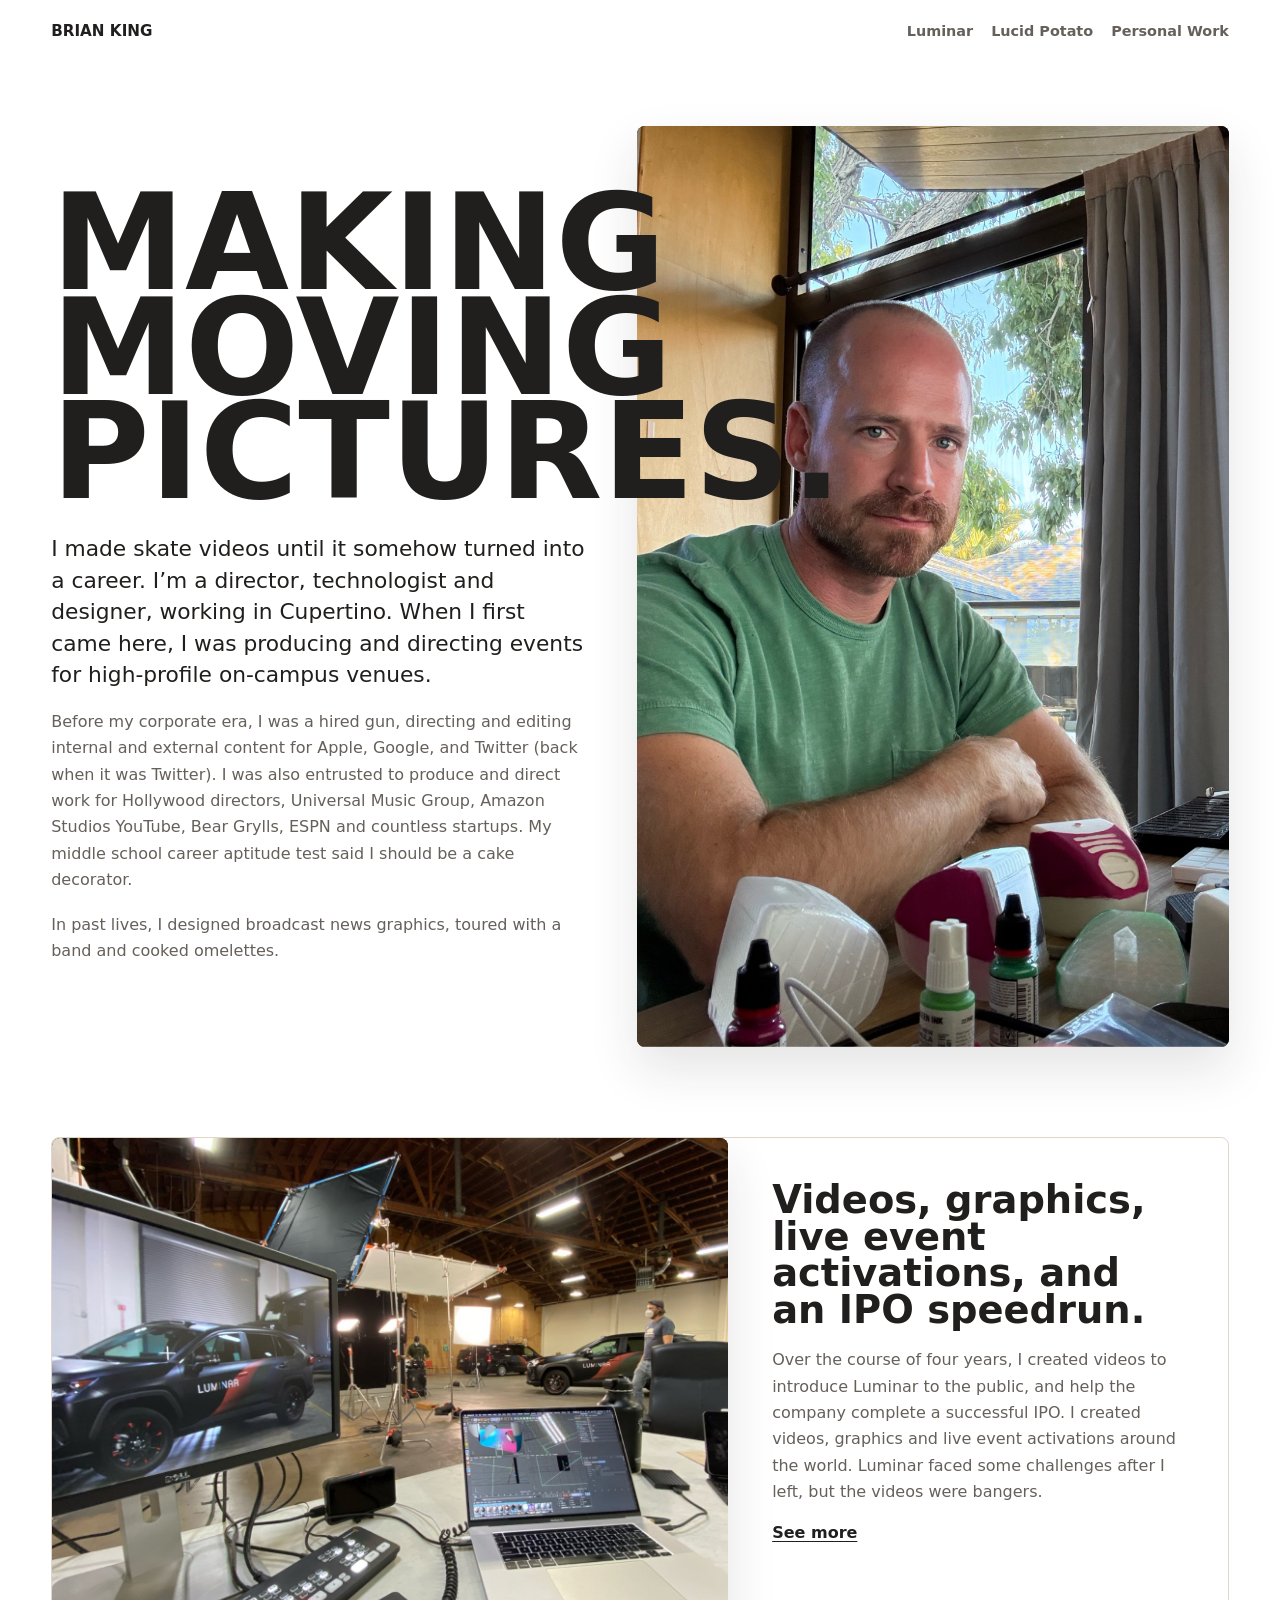
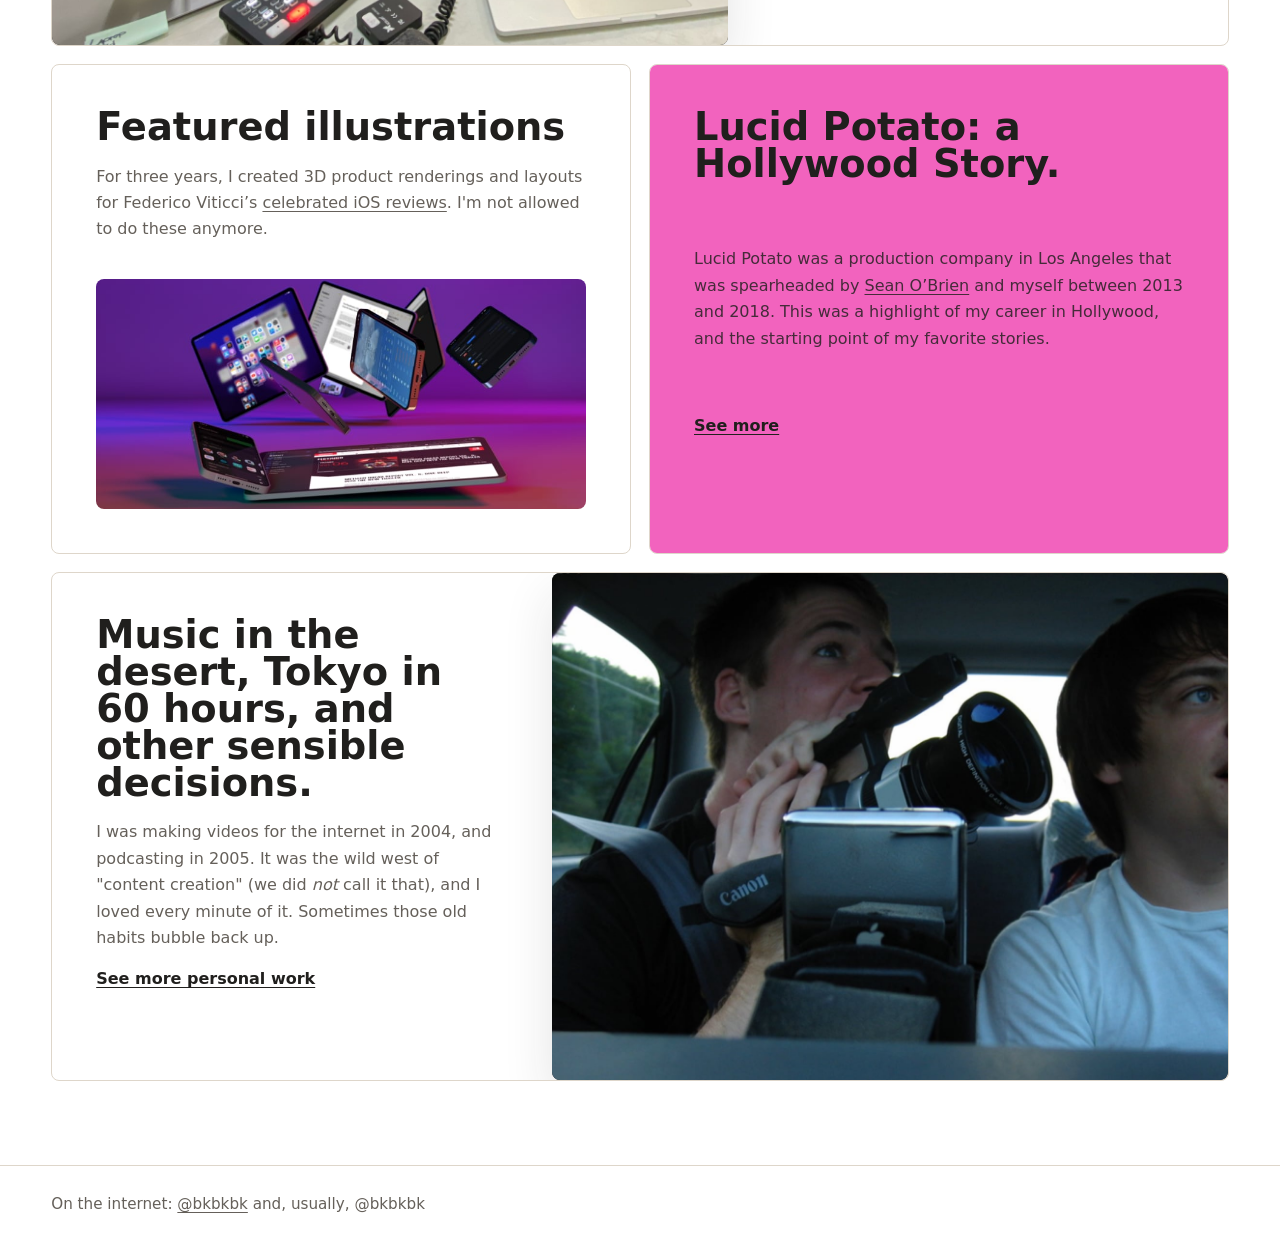
<file: index.html>
<!doctype html>
<html lang="en">
  <head>
    <meta charset="utf-8">
    <meta name="viewport" content="width=device-width, initial-scale=1">
    <title>Brian King | Making Moving Pictures</title>
    <meta name="description" content="Brian King makes moving pictures for fun and/or profit.">
    <link rel="canonical" href="https://brianking.org/">
    <meta property="og:title" content="Brian King | Making Moving Pictures">
    <meta property="og:description" content="Brian King makes moving pictures for fun and/or profit.">
    <meta property="og:type" content="website">
    <meta property="og:url" content="https://brianking.org/">
    <meta property="og:site_name" content="Brian King">
    <meta property="og:image" content="https://brianking.org/assets/social-home.jpg">
    <meta property="og:image:secure_url" content="https://brianking.org/assets/social-home.jpg">
    <meta property="og:image:type" content="image/jpeg">
    <meta property="og:image:width" content="1200">
    <meta property="og:image:height" content="630">
    <meta property="og:image:alt" content="Brian King sitting by a window with creative tools on a table.">
    <meta name="twitter:card" content="summary_large_image">
    <meta name="twitter:title" content="Brian King | Making Moving Pictures">
    <meta name="twitter:description" content="Brian King makes moving pictures for fun and/or profit.">
    <meta name="twitter:image" content="https://brianking.org/assets/social-home.jpg">
    <meta name="twitter:image:alt" content="Brian King sitting by a window with creative tools on a table.">
    <link rel="stylesheet" href="/styles.css?v=6">
  </head>
  <body>
    <header class="site-header">
      <a class="wordmark" href="/">Brian King</a>
      <nav aria-label="Primary navigation">
        <a href="/luminar/">Luminar</a>
        <a href="/lucid-potato/">Lucid Potato</a>
        <a href="/personal-work/">Personal Work</a>
      </nav>
    </header>

    <main>
      <section class="hero">
        <div class="hero-copy">
          <h1>Making moving pictures.</h1>
          <p class="lede">I made skate videos until it somehow turned into a career. I’m a director, technologist and designer, working in Cupertino. When I first came here, I was producing and directing events for high-profile on-campus venues.</p>
          <p>Before my corporate era, I was a hired gun, directing and editing internal and external content for Apple, Google, and Twitter (back when it was Twitter). I was also entrusted to produce and direct work for Hollywood directors, Universal Music Group, Amazon Studios YouTube, Bear Grylls, ESPN and countless startups. My middle school career aptitude test said I should be a cake decorator.</p>
          <p>In past lives, I designed broadcast news graphics, toured with a band and cooked omelettes.</p>
        </div>
        <div class="hero-media">
          <img class="hero-image" src="/assets/bkhero.jpg" alt="Brian King sitting near a window with small creative tools in the foreground">
        </div>
      </section>

      <section class="work-grid" aria-label="Selected work">
        <article class="work-card feature">
          <a class="media-link" href="/luminar/">
            <img src="/assets/luminar_hero.jpg" alt="Behind the scenes of a Luminar video shoot with cars, lights, monitors, and a laptop">
          </a>
          <div>
            <h2>Videos, graphics, live event activations, and an IPO speedrun.</h2>
            <p>Over the course of four years, I created videos to introduce Luminar to the public, and help the company complete a successful IPO. I created videos, graphics and live event activations around the world. Luminar faced some challenges after I left, but the videos were bangers.</p>
            <a class="text-link" href="/luminar/">See more</a>
          </div>
        </article>

        <article class="work-card">
          <div class="text-only-card macstories-card">
            <div>
              <h2>Featured illustrations</h2>
              <p>For three years, I created 3D product renderings and layouts for Federico Viticci’s <a href="https://www.macstories.net/stories/ios-and-ipados-15-the-macstories-review/">celebrated iOS reviews</a>. I'm not allowed to do these anymore.</p>
            </div>
            <img class="wide-card-image" src="/assets/macstories_thumb.jpg" alt="MacStories 3D iPad and iPhone render montage">
          </div>
        </article>

        <article class="work-card">
          <div class="text-only-card accent">
            <h2>Lucid Potato: a Hollywood Story.</h2>
            <p>Lucid Potato was a production company in Los Angeles that was spearheaded by <a href="https://www.seanmobrien.com">Sean O’Brien</a> and myself between 2013 and 2018. This was a highlight of my career in Hollywood, and the starting point of my favorite stories.</p>
            <a class="text-link" href="/lucid-potato/">See more</a>
          </div>
        </article>

        <article class="work-card feature reverse">
          <a class="media-link" href="/personal-work/">
            <img src="/assets/personal_hero.jpg" alt="Two people in a car with a Canon camcorder during an early video shoot">
          </a>
          <div>
            <h2>Music in the desert, Tokyo in 60 hours, and other sensible decisions.</h2>
            <p>I was making videos for the internet in 2004, and podcasting in 2005. It was the wild west of &quot;content creation&quot; (we did <i>not</i> call it that), and I loved every minute of it. Sometimes those old habits bubble back up.</p>
            <a class="text-link" href="/personal-work/">See more personal work</a>
          </div>
        </article>
      </section>
    </main>

    <footer class="site-footer">
      <p>On the internet: <a href="https://instagram.com/bkbkbk">@bkbkbk</a> and, usually, @bkbkbk</p>
    </footer>
  </body>
</html>
</file>
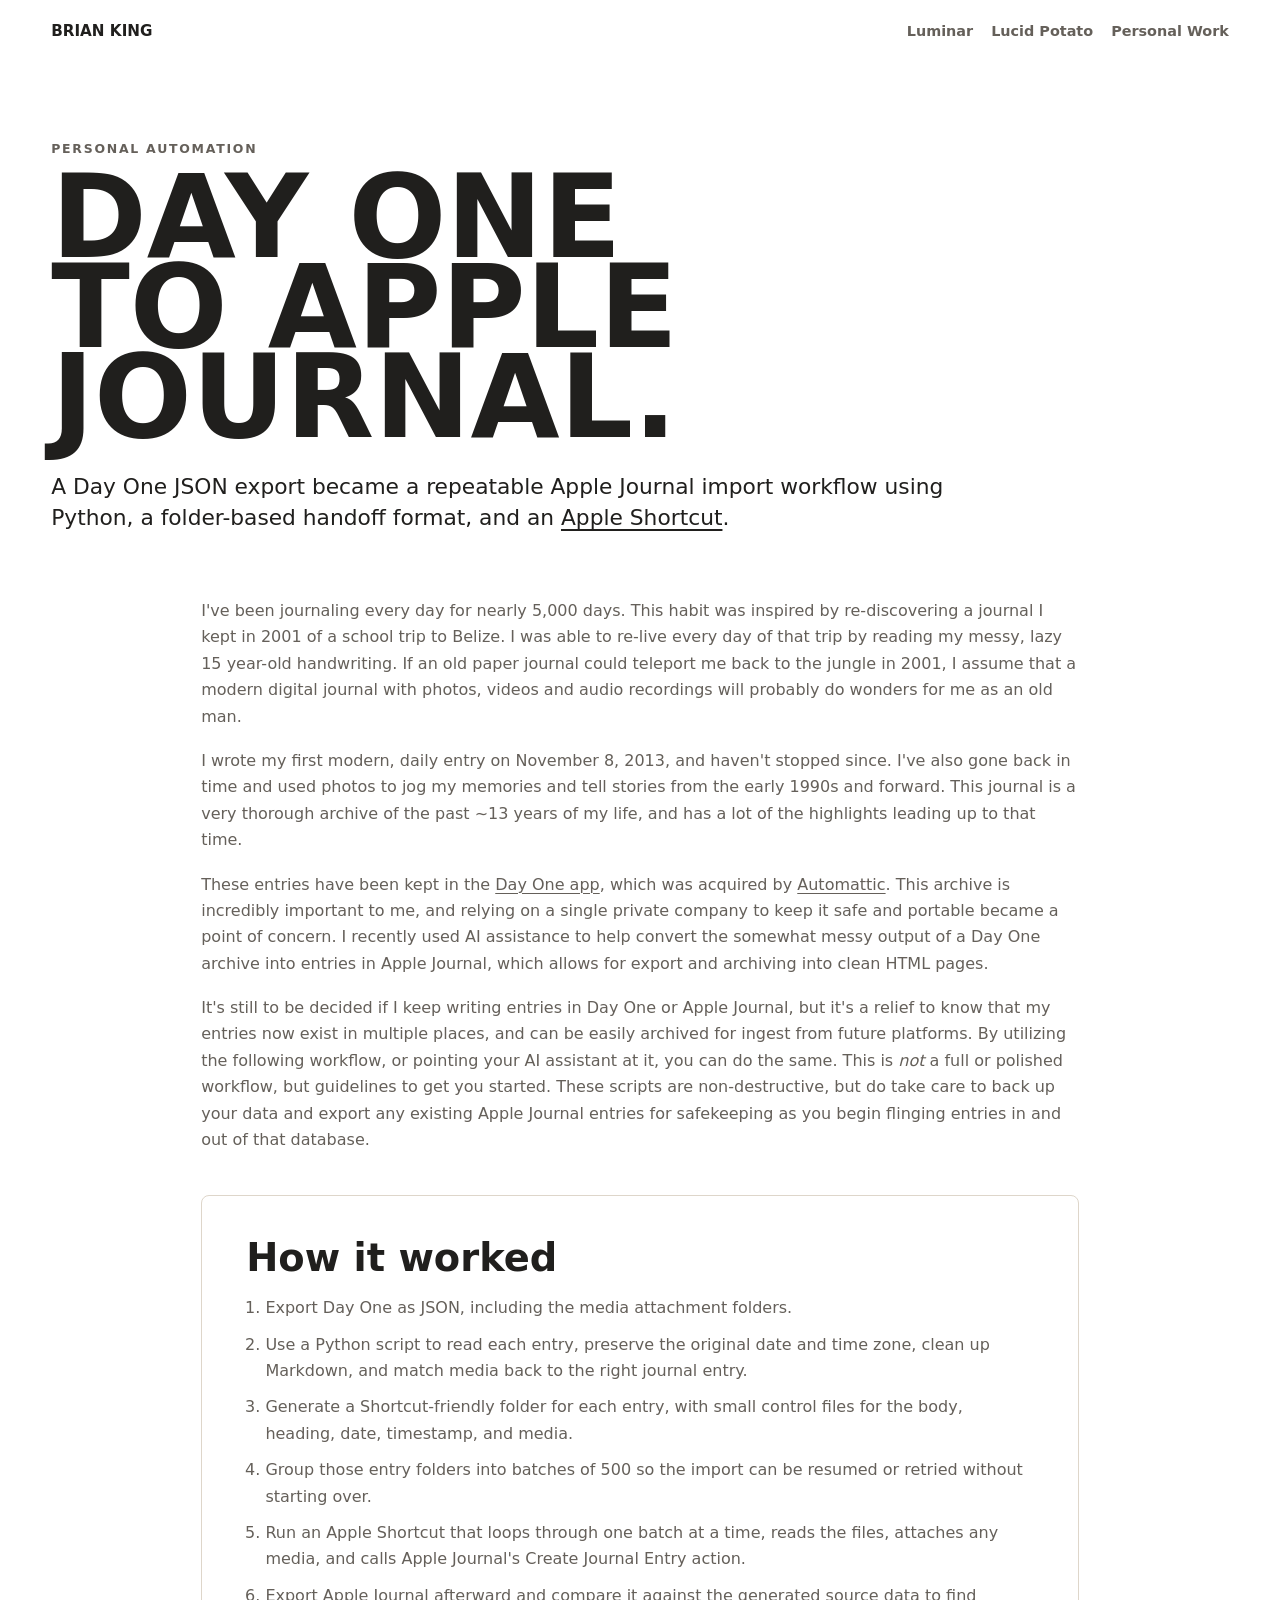
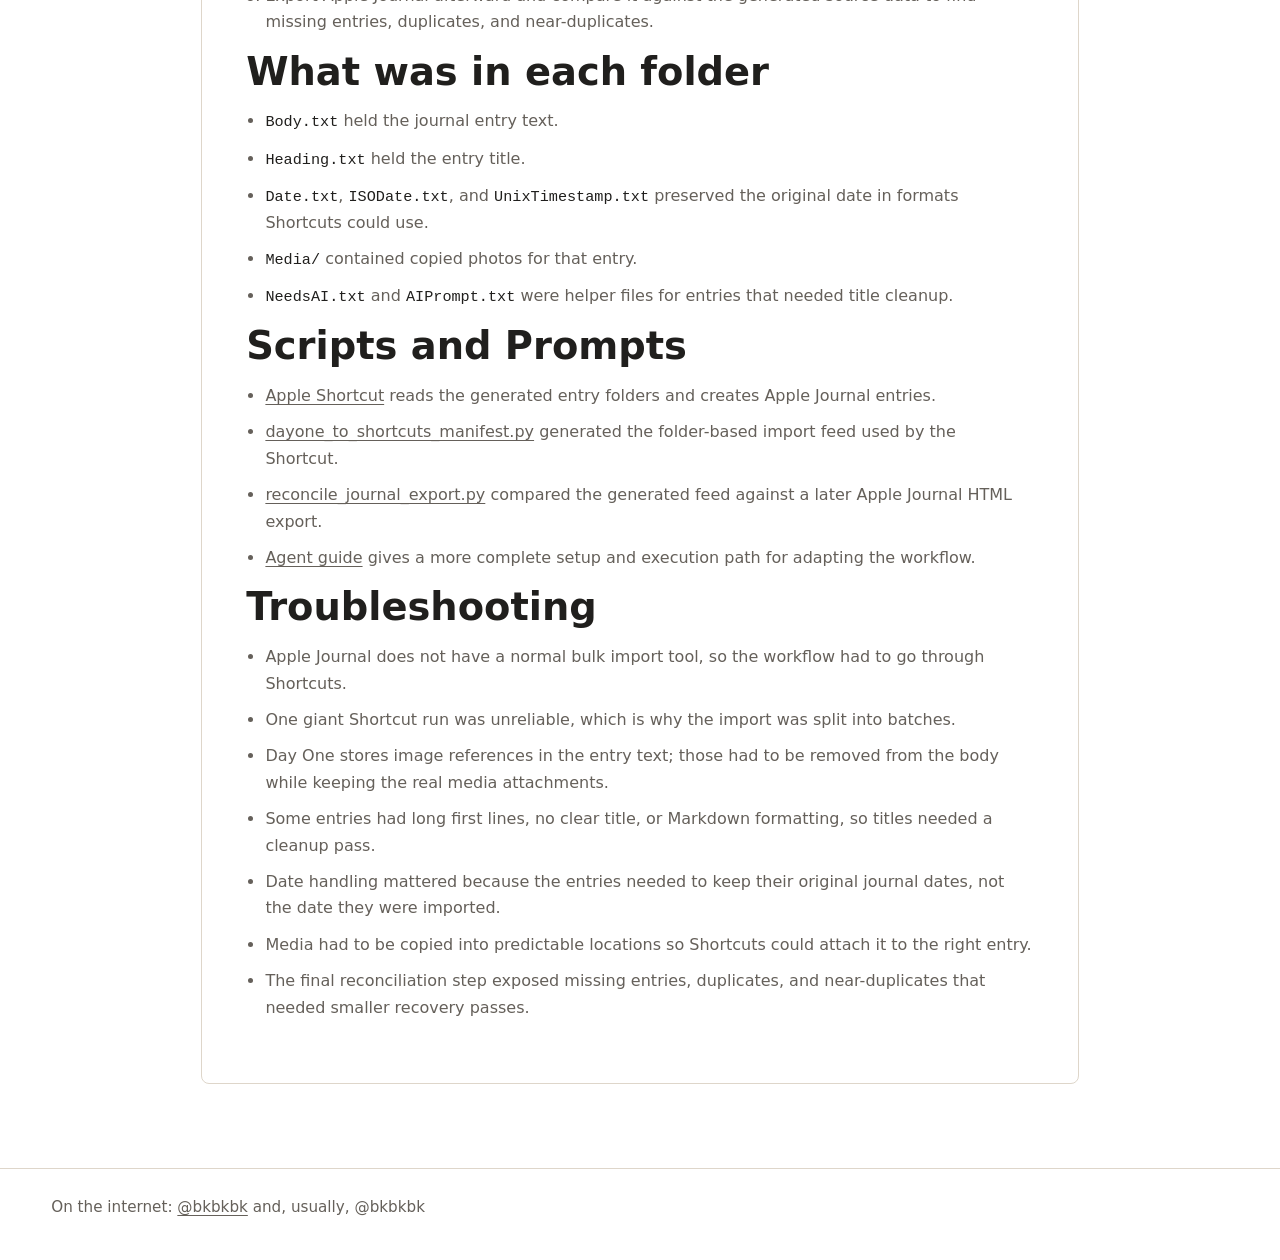
<file: journal-transfer/index.html>
<!doctype html>
<html lang="en">
  <head>
    <meta charset="utf-8">
    <meta name="viewport" content="width=device-width, initial-scale=1">
    <title>Day One to Apple Journal Import | Brian King</title>
    <meta name="description" content="A brief breakdown of a Day One to Apple Journal migration using Python, Apple Shortcuts, batched folders, media handling, and reconciliation reports.">
    <link rel="canonical" href="https://brianking.org/journal-transfer/">
    <meta property="og:title" content="Day One to Apple Journal Import">
    <meta property="og:description" content="How a Day One export became a repeatable Apple Journal import workflow.">
    <meta property="og:type" content="article">
    <meta property="og:url" content="https://brianking.org/journal-transfer/">
    <meta property="og:site_name" content="Brian King">
    <meta name="twitter:card" content="summary">
    <meta name="twitter:title" content="Day One to Apple Journal Import">
    <meta name="twitter:description" content="How a Day One export became a repeatable Apple Journal import workflow.">
    <link rel="stylesheet" href="/styles.css?v=6">
    <style>
      .article-body {
        margin-left: auto;
        margin-right: auto;
        max-width: 980px;
      }

      .article-card {
        background: var(--paper);
        border: 1px solid var(--line);
        border-radius: 8px;
        padding: clamp(22px, 4vw, 44px);
      }

      .article-card ol,
      .article-card ul {
        color: var(--muted);
        font-size: clamp(1rem, 1.25vw, 1.16rem);
        line-height: 1.65;
        margin: 0 0 18px;
        padding-left: 1.2em;
      }

      .article-card li {
        margin-bottom: 10px;
      }

      .intro-copy {
        margin-bottom: clamp(24px, 4vw, 42px);
      }

      .code-name {
        color: var(--ink);
        font-family: ui-monospace, SFMono-Regular, Menlo, Monaco, Consolas, "Liberation Mono", monospace;
        font-size: 0.95em;
      }

      @media (max-width: 640px) {
        .article-body,
        .article-card {
          max-width: min(calc(100vw - 40px), 350px);
        }
      }
    </style>
  </head>
  <body>
    <header class="site-header">
      <a class="wordmark" href="/">Brian King</a>
      <nav aria-label="Primary navigation">
        <a href="/luminar/">Luminar</a>
        <a href="/lucid-potato/">Lucid Potato</a>
        <a href="/personal-work/">Personal Work</a>
      </nav>
    </header>

    <main>
      <section class="page-hero">
        <p class="kicker">Personal automation</p>
        <h1>Day One to Apple Journal.</h1>
        <p class="lede">A Day One JSON export became a repeatable Apple Journal import workflow using Python, a folder-based handoff format, and an <a href="https://www.icloud.com/shortcuts/035b81a3a0d3439899520d0408ecd118">Apple Shortcut</a>.</p>
      </section>

      <section class="content article-body">
        <div class="intro-copy">
          <p>I've been journaling every day for nearly 5,000 days. This habit was inspired by re-discovering a journal I kept in 2001 of a school trip to Belize. I was able to re-live every day of that trip by reading my messy, lazy 15 year-old handwriting. If an old paper journal could teleport me back to the jungle in 2001, I assume that a modern digital journal with photos, videos and audio recordings will probably do wonders for me as an old man.</p>
          <p>I wrote my first modern, daily entry on November 8, 2013, and haven't stopped since. I've also gone back in time and used photos to jog my memories and tell stories from the early 1990s and forward. This journal is a very thorough archive of the past ~13 years of my life, and has a lot of the highlights leading up to that time.</p>
          <p>These entries have been kept in the <a href="https://dayoneapp.com">Day One app</a>, which was acquired by <a href="https://techcrunch.com/2021/06/14/wordpress-com-owner-automattic-acquires-journaling-app-day-one/">Automattic</a>. This archive is incredibly important to me, and relying on a single private company to keep it safe and portable became a point of concern. I recently used AI assistance to help convert the somewhat messy output of a Day One archive into entries in Apple Journal, which allows for export and archiving into clean HTML pages.</p>
          <p>It's still to be decided if I keep writing entries in Day One or Apple Journal, but it's a relief to know that my entries now exist in multiple places, and can be easily archived for ingest from future platforms. By utilizing the following workflow, or pointing your AI assistant at it, you can do the same. This is <em>not</em> a full or polished workflow, but guidelines to get you started. These scripts are non-destructive, but do take care to back up your data and export any existing Apple Journal entries for safekeeping as you begin flinging entries in and out of that database.</p>
        </div>

        <article class="article-card">
          <h2>How it worked</h2>
          <ol>
            <li>Export Day One as JSON, including the media attachment folders.</li>
            <li>Use a Python script to read each entry, preserve the original date and time zone, clean up Markdown, and match media back to the right journal entry.</li>
            <li>Generate a Shortcut-friendly folder for each entry, with small control files for the body, heading, date, timestamp, and media.</li>
            <li>Group those entry folders into batches of 500 so the import can be resumed or retried without starting over.</li>
            <li>Run an Apple Shortcut that loops through one batch at a time, reads the files, attaches any media, and calls Apple Journal's Create Journal Entry action.</li>
            <li>Export Apple Journal afterward and compare it against the generated source data to find missing entries, duplicates, and near-duplicates.</li>
          </ol>

          <h2>What was in each folder</h2>
          <ul>
            <li><span class="code-name">Body.txt</span> held the journal entry text.</li>
            <li><span class="code-name">Heading.txt</span> held the entry title.</li>
            <li><span class="code-name">Date.txt</span>, <span class="code-name">ISODate.txt</span>, and <span class="code-name">UnixTimestamp.txt</span> preserved the original date in formats Shortcuts could use.</li>
            <li><span class="code-name">Media/</span> contained copied photos for that entry.</li>
            <li><span class="code-name">NeedsAI.txt</span> and <span class="code-name">AIPrompt.txt</span> were helper files for entries that needed title cleanup.</li>
          </ul>

          <h2>Scripts and Prompts</h2>
          <ul>
            <li><a href="https://www.icloud.com/shortcuts/035b81a3a0d3439899520d0408ecd118">Apple Shortcut</a> reads the generated entry folders and creates Apple Journal entries.</li>
            <li><a href="/journal-transfer/scripts/dayone_to_shortcuts_manifest.py">dayone_to_shortcuts_manifest.py</a> generated the folder-based import feed used by the Shortcut.</li>
            <li><a href="/journal-transfer/scripts/reconcile_journal_export.py">reconcile_journal_export.py</a> compared the generated feed against a later Apple Journal HTML export.</li>
            <li><a href="/journal-transfer/agent-guide.md">Agent guide</a> gives a more complete setup and execution path for adapting the workflow.</li>
          </ul>

          <h2>Troubleshooting</h2>
          <ul>
            <li>Apple Journal does not have a normal bulk import tool, so the workflow had to go through Shortcuts.</li>
            <li>One giant Shortcut run was unreliable, which is why the import was split into batches.</li>
            <li>Day One stores image references in the entry text; those had to be removed from the body while keeping the real media attachments.</li>
            <li>Some entries had long first lines, no clear title, or Markdown formatting, so titles needed a cleanup pass.</li>
            <li>Date handling mattered because the entries needed to keep their original journal dates, not the date they were imported.</li>
            <li>Media had to be copied into predictable locations so Shortcuts could attach it to the right entry.</li>
            <li>The final reconciliation step exposed missing entries, duplicates, and near-duplicates that needed smaller recovery passes.</li>
          </ul>
        </article>
      </section>
    </main>

    <footer class="site-footer">
      <p>On the internet: <a href="https://instagram.com/bkbkbk">@bkbkbk</a> and, usually, @bkbkbk</p>
    </footer>
  </body>
</html>
</file>
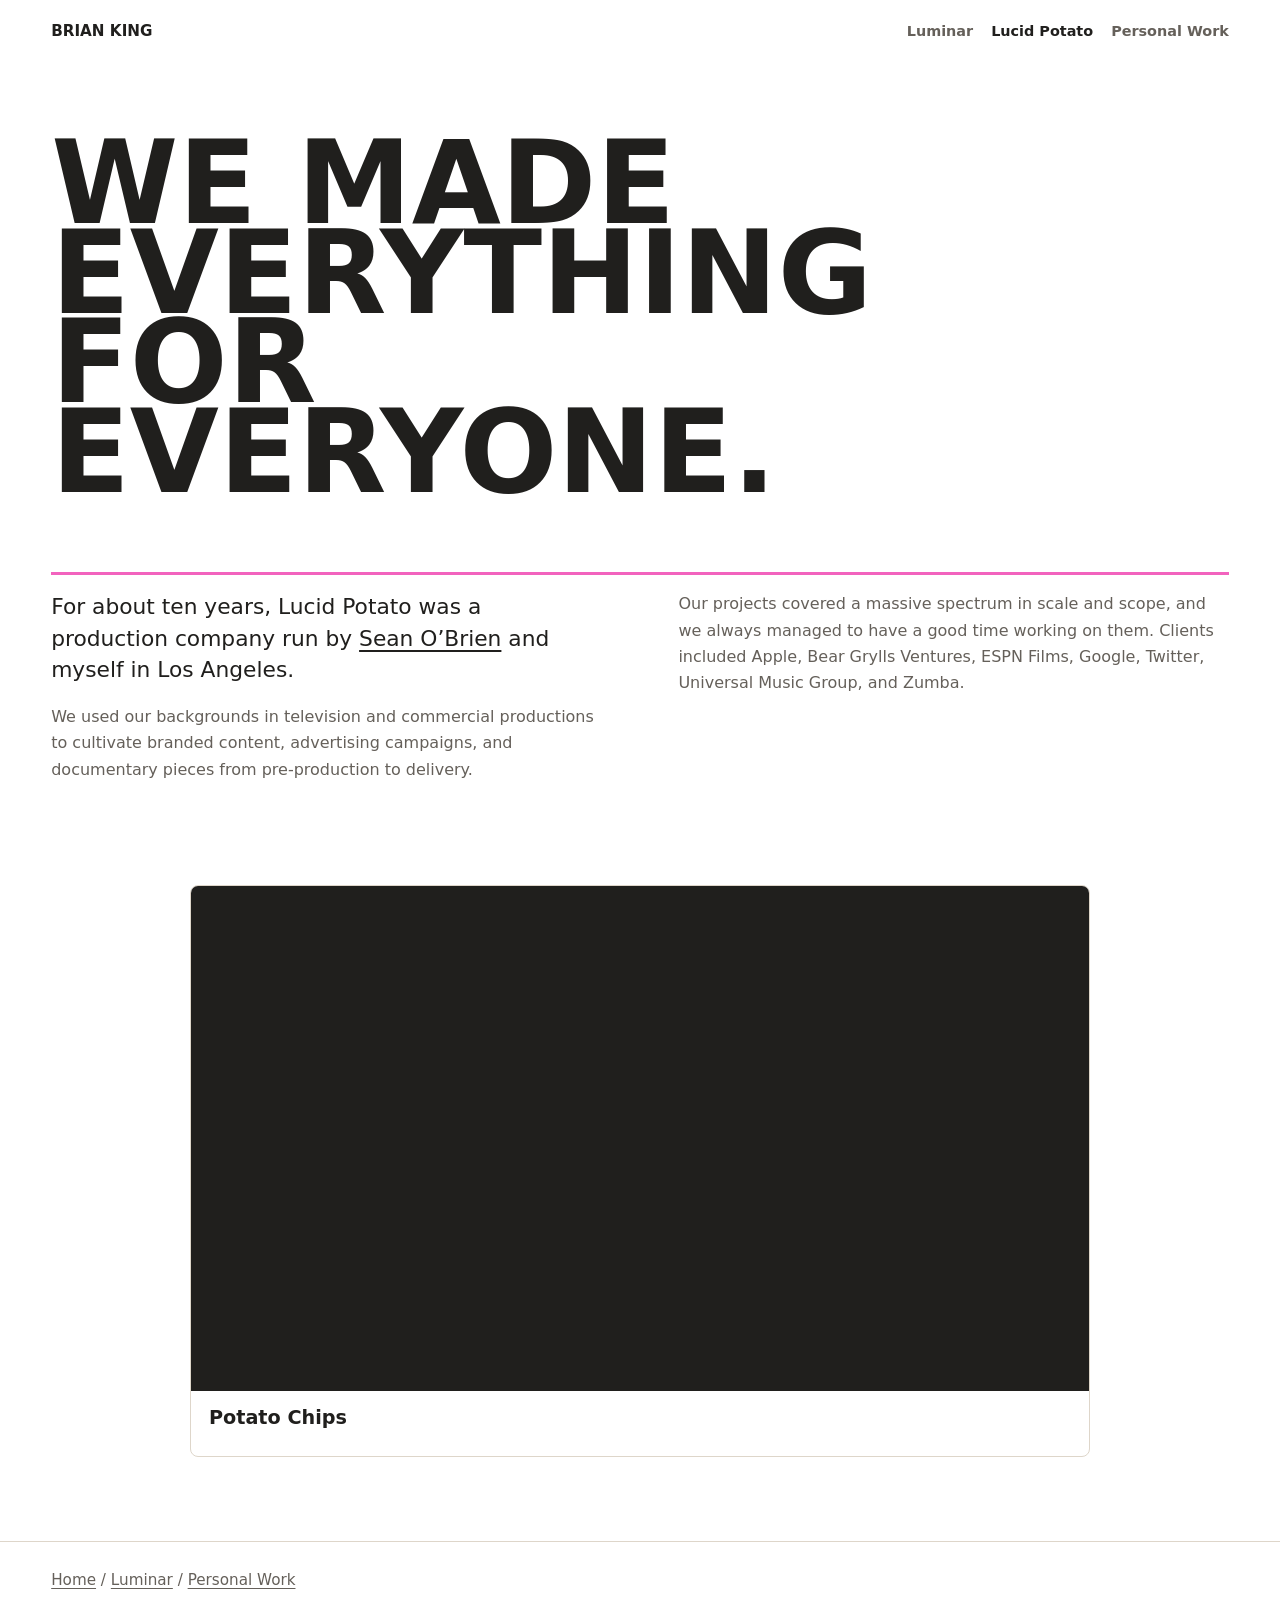
<file: lucid-potato/index.html>
<!doctype html>
<html lang="en">
  <head>
    <meta charset="utf-8">
    <meta name="viewport" content="width=device-width, initial-scale=1">
    <title>Lucid Potato | Brian King</title>
    <meta name="description" content="Lucid Potato was a Los Angeles production company run by Sean O'Brien and Brian King.">
    <link rel="canonical" href="https://brianking.org/lucid-potato/">
    <meta property="og:title" content="Lucid Potato | Brian King">
    <meta property="og:description" content="Lucid Potato was a Los Angeles production company run by Sean O'Brien and Brian King.">
    <meta property="og:type" content="article">
    <meta property="og:url" content="https://brianking.org/lucid-potato/">
    <meta property="og:site_name" content="Brian King">
    <meta property="og:image" content="https://brianking.org/assets/social-lucid-potato.jpg">
    <meta property="og:image:secure_url" content="https://brianking.org/assets/social-lucid-potato.jpg">
    <meta property="og:image:type" content="image/jpeg">
    <meta property="og:image:width" content="1200">
    <meta property="og:image:height" content="630">
    <meta property="og:image:alt" content="Two people in a car with a Canon camcorder during an early video shoot.">
    <meta name="twitter:card" content="summary_large_image">
    <meta name="twitter:title" content="Lucid Potato | Brian King">
    <meta name="twitter:description" content="Lucid Potato was a Los Angeles production company run by Sean O'Brien and Brian King.">
    <meta name="twitter:image" content="https://brianking.org/assets/social-lucid-potato.jpg">
    <meta name="twitter:image:alt" content="Two people in a car with a Canon camcorder during an early video shoot.">
    <link rel="stylesheet" href="/styles.css?v=6">
  </head>
  <body>
    <header class="site-header">
      <a class="wordmark" href="/">Brian King</a>
      <nav aria-label="Primary navigation">
        <a href="/luminar/">Luminar</a>
        <a href="/lucid-potato/" aria-current="page">Lucid Potato</a>
        <a href="/personal-work/">Personal Work</a>
      </nav>
    </header>

    <main>
      <section class="page-hero">
        <h1>We made everything for everyone.</h1>
      </section>

      <section class="content split lucid-copy-layout">
        <aside class="meta-panel copy-block luminar-copy">
          <div>
            <p class="lede">For about ten years, Lucid Potato was a production company run by <a href="https://www.seanmobrien.com">Sean O’Brien</a> and myself in Los Angeles.</p>
            <p>We used our backgrounds in television and commercial productions to cultivate branded content, advertising campaigns, and documentary pieces from pre-production to delivery.</p>
          </div>
          <div>
            <p>Our projects covered a massive spectrum in scale and scope, and we always managed to have a good time working on them. Clients included Apple, Bear Grylls Ventures, ESPN Films, Google, Twitter, Universal Music Group, and Zumba.</p>
          </div>
        </aside>
      </section>

      <section class="video-section">
        <div class="video-grid single">
          <article class="video-card">
            <div class="video-frame">
              <iframe title="Potato Chips" src="https://player.vimeo.com/video/153542435" allowfullscreen></iframe>
            </div>
            <h3>Potato Chips</h3>
          </article>
        </div>
      </section>
    </main>

    <footer class="site-footer">
      <p><a href="/">Home</a> / <a href="/luminar/">Luminar</a> / <a href="/personal-work/">Personal Work</a></p>
    </footer>
  </body>
</html>
</file>
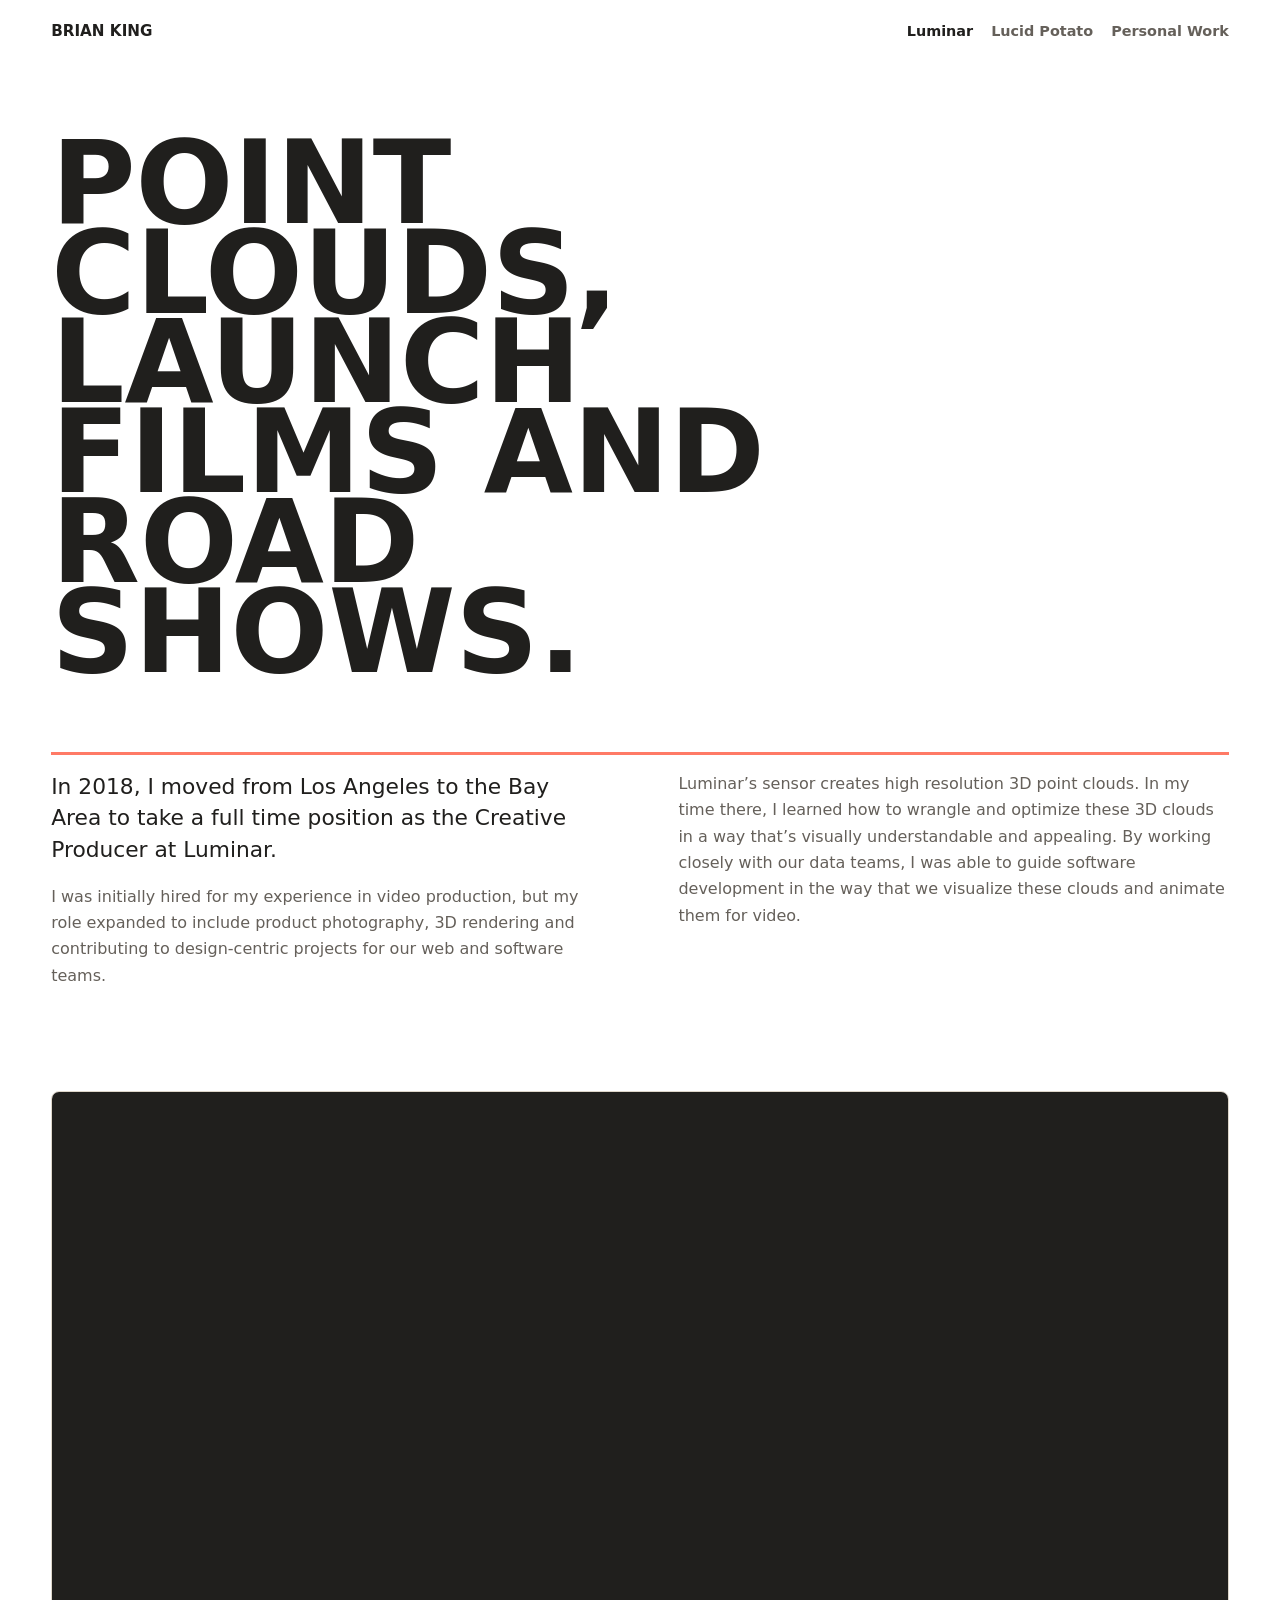
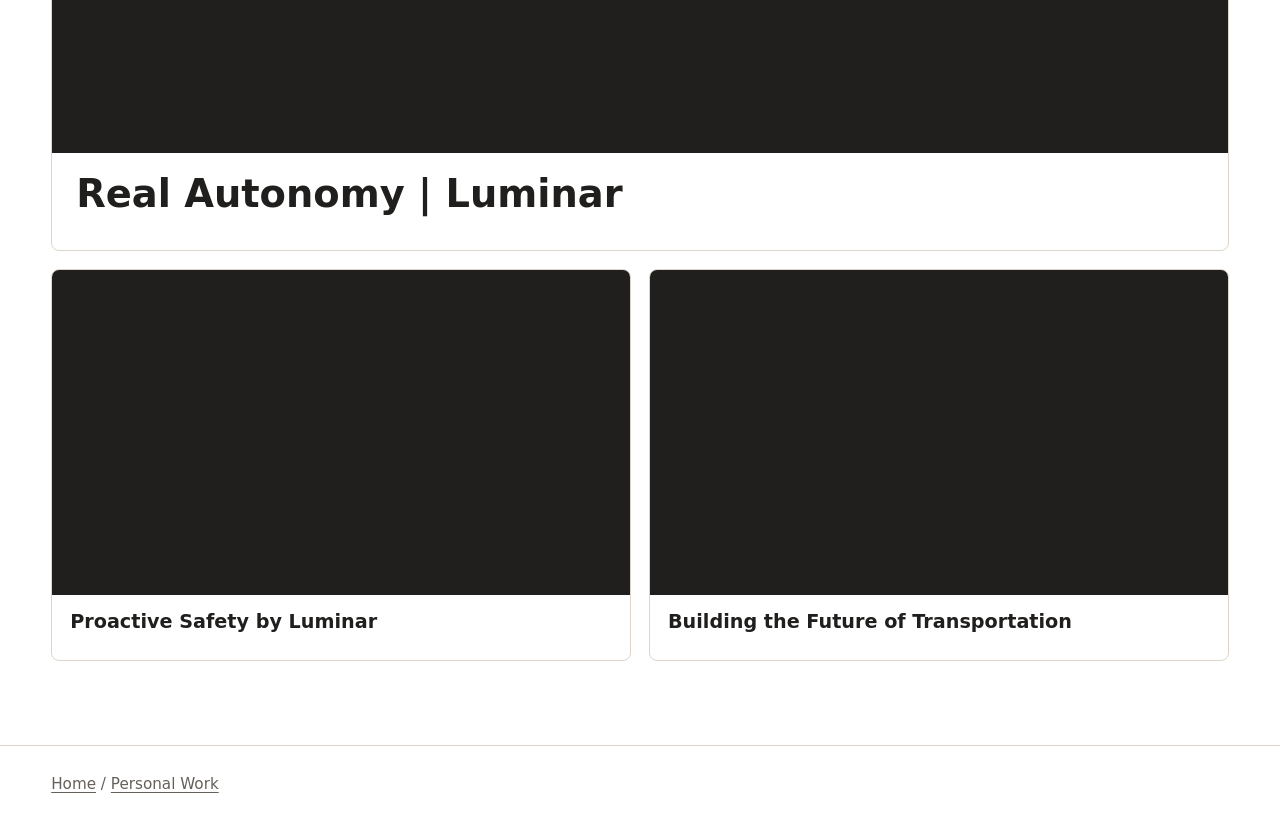
<file: luminar/index.html>
<!doctype html>
<html lang="en">
  <head>
    <meta charset="utf-8">
    <meta name="viewport" content="width=device-width, initial-scale=1">
    <title>Luminar | Brian King</title>
    <meta name="description" content="Brian King's video, rendering, and design work for Luminar.">
    <link rel="canonical" href="https://brianking.org/luminar/">
    <meta property="og:title" content="Luminar | Brian King">
    <meta property="og:description" content="Brian King's video, rendering, and design work for Luminar.">
    <meta property="og:type" content="article">
    <meta property="og:url" content="https://brianking.org/luminar/">
    <meta property="og:site_name" content="Brian King">
    <meta property="og:image" content="https://brianking.org/assets/social-luminar.jpg">
    <meta property="og:image:secure_url" content="https://brianking.org/assets/social-luminar.jpg">
    <meta property="og:image:type" content="image/jpeg">
    <meta property="og:image:width" content="1200">
    <meta property="og:image:height" content="630">
    <meta property="og:image:alt" content="Behind the scenes of a Luminar video shoot with cars, lights, monitors, and a laptop.">
    <meta name="twitter:card" content="summary_large_image">
    <meta name="twitter:title" content="Luminar | Brian King">
    <meta name="twitter:description" content="Brian King's video, rendering, and design work for Luminar.">
    <meta name="twitter:image" content="https://brianking.org/assets/social-luminar.jpg">
    <meta name="twitter:image:alt" content="Behind the scenes of a Luminar video shoot with cars, lights, monitors, and a laptop.">
    <link rel="stylesheet" href="/styles.css?v=6">
  </head>
  <body>
    <header class="site-header">
      <a class="wordmark" href="/">Brian King</a>
      <nav aria-label="Primary navigation">
        <a href="/luminar/" aria-current="page">Luminar</a>
        <a href="/lucid-potato/">Lucid Potato</a>
        <a href="/personal-work/">Personal Work</a>
      </nav>
    </header>

    <main>
      <section class="page-hero">
        <h1>Point clouds, launch films and road shows.</h1>
      </section>

      <section class="content split luminar-copy-layout">
        <aside class="meta-panel copy-block luminar-copy">
          <div>
            <p class="lede">In 2018, I moved from Los Angeles to the Bay Area to take a full time position as the Creative Producer at Luminar.</p>
            <p>I was initially hired for my experience in video production, but my role expanded to include product photography, 3D rendering and contributing to design-centric projects for our web and software teams.</p>
          </div>
          <div>
            <p>Luminar’s sensor creates high resolution 3D point clouds. In my time there, I learned how to wrangle and optimize these 3D clouds in a way that’s visually understandable and appealing. By working closely with our data teams, I was able to guide software development in the way that we visualize these clouds and animate them for video.</p>
          </div>
        </aside>
      </section>

      <section class="video-section">
        <div class="video-grid luminar-video-grid">
          <article class="video-card video-card-feature">
            <div class="video-frame">
              <iframe title="Real Autonomy | Luminar" src="https://www.youtube.com/embed/2ZoJubixQJM" allowfullscreen></iframe>
            </div>
            <h3>Real Autonomy | Luminar</h3>
          </article>
          <article class="video-card">
            <div class="video-frame">
              <iframe title="Proactive Safety by Luminar" src="https://www.youtube.com/embed/feNYAIoSBDY" allowfullscreen></iframe>
            </div>
            <h3>Proactive Safety by Luminar</h3>
          </article>
          <article class="video-card">
            <div class="video-frame">
              <iframe title="Building the Future of Transportation | Luminar" src="https://www.youtube.com/embed/OkH2XKRgqlg" allowfullscreen></iframe>
            </div>
            <h3>Building the Future of Transportation</h3>
          </article>
        </div>
      </section>
    </main>

    <footer class="site-footer">
      <p><a href="/">Home</a> / <a href="/personal-work/">Personal Work</a></p>
    </footer>
  </body>
</html>
</file>
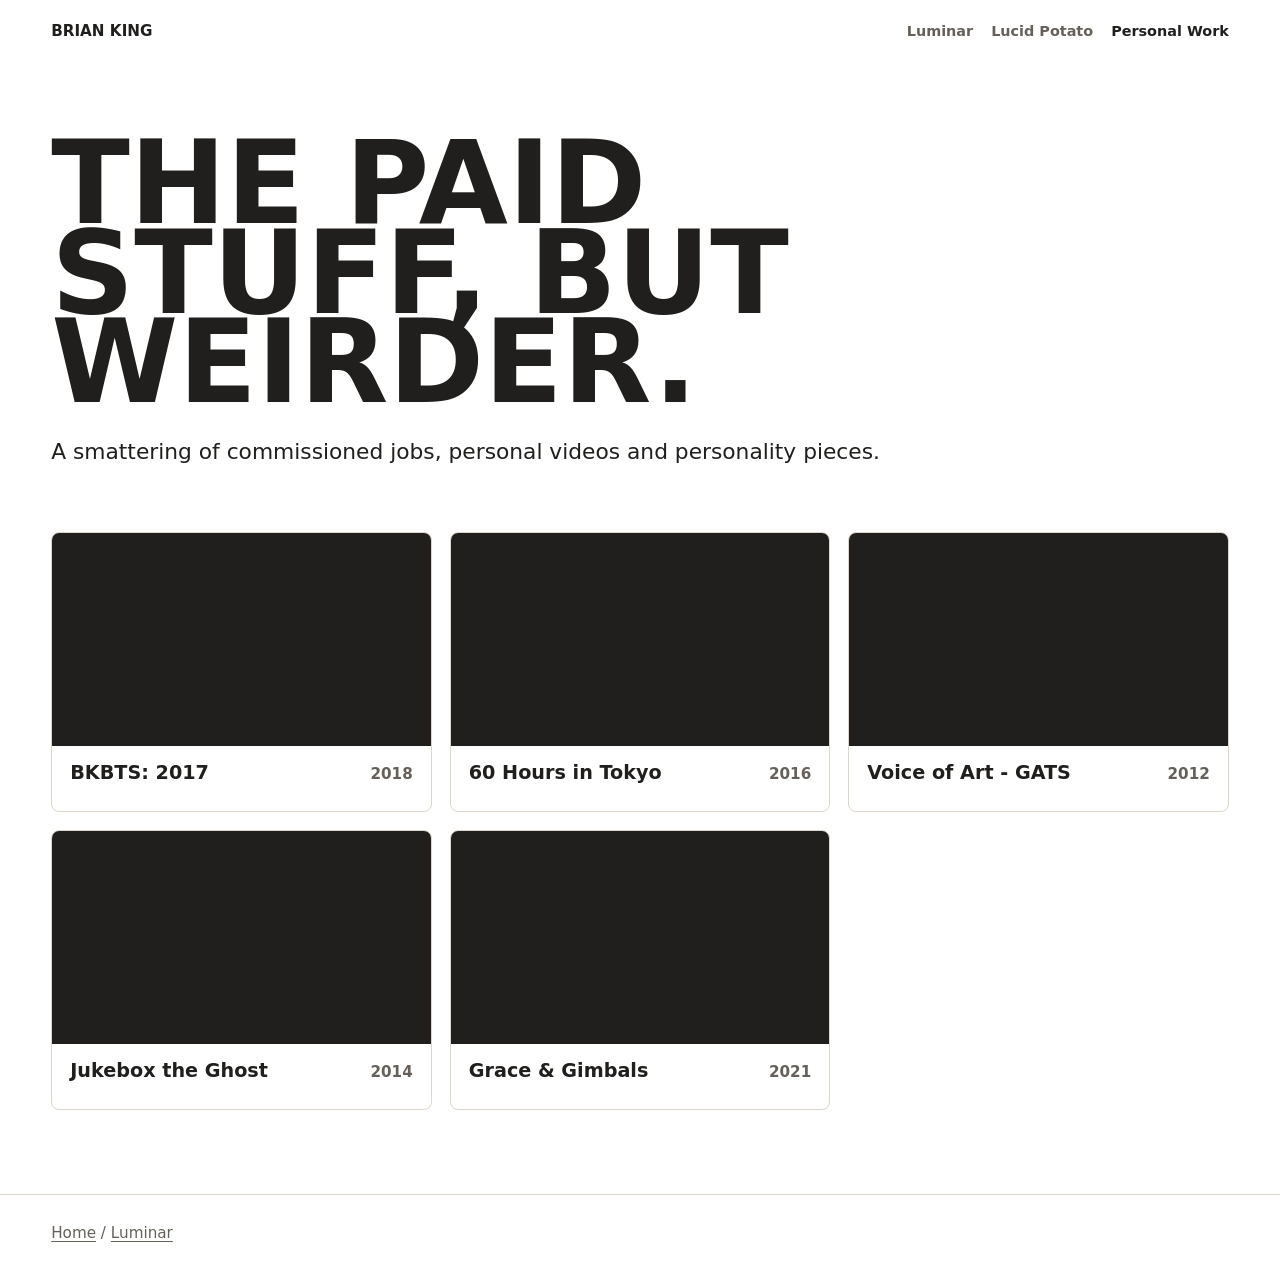
<file: personal-work/index.html>
<!doctype html>
<html lang="en">
  <head>
    <meta charset="utf-8">
    <meta name="viewport" content="width=device-width, initial-scale=1">
    <title>Personal Work | Brian King</title>
    <meta name="description" content="Personal videos, commissioned jobs, and personality pieces by Brian King.">
    <link rel="canonical" href="https://brianking.org/personal-work/">
    <meta property="og:title" content="Personal Work | Brian King">
    <meta property="og:description" content="Personal videos, commissioned jobs, and personality pieces by Brian King.">
    <meta property="og:type" content="article">
    <meta property="og:url" content="https://brianking.org/personal-work/">
    <meta property="og:site_name" content="Brian King">
    <meta property="og:image" content="https://brianking.org/assets/social-personal-work.jpg">
    <meta property="og:image:secure_url" content="https://brianking.org/assets/social-personal-work.jpg">
    <meta property="og:image:type" content="image/jpeg">
    <meta property="og:image:width" content="1200">
    <meta property="og:image:height" content="630">
    <meta property="og:image:alt" content="Two people in a car with a Canon camcorder during an early video shoot.">
    <meta name="twitter:card" content="summary_large_image">
    <meta name="twitter:title" content="Personal Work | Brian King">
    <meta name="twitter:description" content="Personal videos, commissioned jobs, and personality pieces by Brian King.">
    <meta name="twitter:image" content="https://brianking.org/assets/social-personal-work.jpg">
    <meta name="twitter:image:alt" content="Two people in a car with a Canon camcorder during an early video shoot.">
    <link rel="stylesheet" href="/styles.css?v=6">
  </head>
  <body>
    <header class="site-header">
      <a class="wordmark" href="/">Brian King</a>
      <nav aria-label="Primary navigation">
        <a href="/luminar/">Luminar</a>
        <a href="/lucid-potato/">Lucid Potato</a>
        <a href="/personal-work/" aria-current="page">Personal Work</a>
      </nav>
    </header>

    <main>
      <section class="page-hero">
        <h1>The paid stuff, but weirder.</h1>
        <p class="lede">A smattering of commissioned jobs, personal videos and personality pieces.</p>
      </section>

      <section class="video-section">
        <div class="video-grid">
          <article class="video-card">
            <div class="video-frame">
              <iframe title="BKBTS: 2017 (in 90 seconds or less)" src="https://www.youtube.com/embed/xBTYOFJRoac" allowfullscreen></iframe>
            </div>
            <h3><span>BKBTS: 2017</span><span class="video-year">2018</span></h3>
          </article>
          <article class="video-card">
            <div class="video-frame">
              <iframe title="BKBTS: 60 Hours in Tokyo" src="https://www.youtube.com/embed/2xRtXkwt1GU" allowfullscreen></iframe>
            </div>
            <h3><span>60 Hours in Tokyo</span><span class="video-year">2016</span></h3>
          </article>
          <article class="video-card">
            <div class="video-frame">
              <iframe title="Voice of Art - GATS (Graffiti Against The System) Pt. 1" src="https://www.youtube.com/embed/e6I4i-_9JZ8" allowfullscreen></iframe>
            </div>
            <h3><span>Voice of Art - GATS</span><span class="video-year">2012</span></h3>
          </article>
          <article class="video-card">
            <div class="video-frame">
              <iframe title="Jukebox the Ghost - The Great Unknown (Official Video)" src="https://www.youtube.com/embed/mr9zSYAbWSw" allowfullscreen></iframe>
            </div>
            <h3><span>Jukebox the Ghost</span><span class="video-year">2014</span></h3>
          </article>
          <article class="video-card">
            <div class="video-frame">
              <iframe title="RED Komodo Test: Grace &amp; Gimbals" src="https://www.youtube.com/embed/SfZ_pj2WmnY" allowfullscreen></iframe>
            </div>
            <h3><span>Grace &amp; Gimbals</span><span class="video-year">2021</span></h3>
          </article>
        </div>
      </section>
    </main>

    <footer class="site-footer">
      <p><a href="/">Home</a> / <a href="/luminar/">Luminar</a></p>
    </footer>
  </body>
</html>
</file>
<file: styles.css>
:root {
  color-scheme: light dark;
  --bg: #fff;
  --paper: #fff;
  --ink: #201f1d;
  --muted: #65605a;
  --line: #ded6ca;
  --lime: #c9f03a;
  --coral: #ff7a66;
  --lucid-pink: #f263be;
  --blue: #5bbec4;
  --shadow: 0 22px 50px rgba(32, 31, 29, 0.12);
  --on-accent: rgba(32, 31, 29, 0.82);
  --now-bg: #e9f8f6;
  --now-line: #b4dcda;
}

@media (prefers-color-scheme: dark) {
  :root {
    --bg: #131210;
    --paper: #1d1b18;
    --ink: #f4efe6;
    --muted: #aaa198;
    --line: #39332d;
    --lime: #c9f03a;
    --coral: #ff866f;
    --lucid-pink: #ff7ac9;
    --blue: #70d3d8;
    --shadow: 0 22px 50px rgba(0, 0, 0, 0.38);
    --on-accent: rgba(32, 31, 29, 0.86);
    --now-bg: #173332;
    --now-line: #2d6866;
  }
}

* {
  box-sizing: border-box;
}

html {
  font-family: Inter, ui-sans-serif, system-ui, -apple-system, BlinkMacSystemFont, "Segoe UI", sans-serif;
  background: var(--bg);
  color: var(--ink);
}

body {
  background: var(--bg);
  margin: 0;
  overflow-x: hidden;
}

img {
  display: block;
  max-width: 100%;
}

a {
  color: inherit;
  text-decoration-thickness: 0.08em;
  text-underline-offset: 0.18em;
}

.site-header {
  align-items: center;
  display: flex;
  gap: 24px;
  justify-content: space-between;
  padding: 22px clamp(18px, 4vw, 56px);
}

.wordmark {
  font-size: 0.95rem;
  font-weight: 800;
  letter-spacing: 0;
  text-decoration: none;
  text-transform: uppercase;
}

nav {
  display: flex;
  flex-wrap: wrap;
  gap: 10px 18px;
  justify-content: flex-end;
}

nav a {
  color: var(--muted);
  font-size: 0.9rem;
  font-weight: 700;
  text-decoration: none;
}

nav a:hover,
nav a[aria-current="page"] {
  color: var(--ink);
}

main {
  overflow: hidden;
}

section,
.hero-copy,
.copy-block,
.now-note,
.now-main,
.work-card,
.text-only-card {
  min-width: 0;
}

.hero {
  align-items: stretch;
  display: grid;
  gap: clamp(24px, 4vw, 56px);
  grid-template-columns: minmax(0, 0.95fr) minmax(320px, 1.05fr);
  min-height: min(760px, calc(100vh - 82px));
  padding: clamp(30px, 5vw, 72px) clamp(18px, 4vw, 56px) clamp(42px, 7vw, 92px);
}

.hero-copy {
  align-self: center;
  max-width: 780px;
  position: relative;
  z-index: 2;
}

.kicker,
.eyebrow,
.date {
  color: var(--muted);
  font-size: 0.78rem;
  font-weight: 850;
  letter-spacing: 0.14em;
  margin: 0 0 14px;
  text-transform: uppercase;
}

h1,
h2,
h3,
p {
  margin-top: 0;
}

h1 {
  font-size: clamp(3.7rem, 9.6vw, 8.8rem);
  letter-spacing: 0;
  line-height: 0.78;
  margin-bottom: 28px;
  max-width: 780px;
  text-transform: uppercase;
}

.hero h1 {
  font-size: clamp(4.1rem, 10.5vw, 9.6rem);
  max-width: 860px;
  position: relative;
  z-index: 3;
}

.page-hero h1 {
  font-size: clamp(3.4rem, 9vw, 9rem);
}

h2 {
  font-size: clamp(1.8rem, 3vw, 3.1rem);
  letter-spacing: 0;
  line-height: 0.96;
  margin-bottom: 18px;
}

h3 {
  font-size: 1.2rem;
  line-height: 1.1;
  margin-bottom: 10px;
}

p {
  color: var(--muted);
  font-size: clamp(1rem, 1.25vw, 1.16rem);
  line-height: 1.65;
  margin-bottom: 18px;
  overflow-wrap: break-word;
}

.lede {
  color: var(--ink);
  font-size: clamp(1.2rem, 1.7vw, 1.6rem);
  line-height: 1.45;
}

.button-row {
  display: flex;
  flex-wrap: wrap;
  gap: 12px;
  margin-top: 30px;
}

.button {
  align-items: center;
  border: 1px solid var(--ink);
  border-radius: 999px;
  display: inline-flex;
  font-weight: 800;
  min-height: 46px;
  padding: 11px 18px;
  text-decoration: none;
}

.button.primary {
  background: var(--ink);
  color: var(--paper);
}

.button:hover,
.text-link:hover {
  transform: translateY(-1px);
}

.hero-media,
.media-link {
  background: var(--ink);
  border-radius: 8px;
  box-shadow: var(--shadow);
  color: var(--paper);
  overflow: hidden;
  position: relative;
  text-decoration: none;
}

.hero-media {
  align-self: stretch;
  min-height: 420px;
  z-index: 1;
}

.hero-image,
.media-link img {
  height: 100%;
  object-fit: cover;
  width: 100%;
}

.hero-image {
  object-position: 58% 42%;
}

.placeholder-image {
  background:
    linear-gradient(135deg, rgba(255, 122, 102, 0.9), rgba(91, 190, 196, 0.78)),
    repeating-linear-gradient(45deg, rgba(255, 253, 248, 0.18) 0 1px, transparent 1px 18px);
  display: grid;
  place-items: center;
}

.placeholder-image::before {
  border: 1px solid rgba(255, 253, 248, 0.55);
  border-radius: 999px;
  content: "";
  height: min(36vw, 360px);
  position: absolute;
  width: min(36vw, 360px);
}

.placeholder-label {
  background: rgba(32, 31, 29, 0.82);
  border: 1px solid rgba(255, 253, 248, 0.28);
  border-radius: 999px;
  color: var(--paper);
  font-weight: 850;
  padding: 12px 16px;
  position: relative;
}

.play-pill {
  background: var(--lime);
  border-radius: 999px;
  bottom: 18px;
  color: var(--ink);
  font-size: 0.86rem;
  font-weight: 850;
  left: 18px;
  max-width: calc(100% - 36px);
  padding: 10px 14px;
  position: absolute;
}

.work-grid,
.content,
.video-section,
.now-list {
  padding: 0 clamp(18px, 4vw, 56px) clamp(40px, 7vw, 84px);
}

.work-grid {
  display: grid;
  gap: 18px;
  grid-template-columns: repeat(2, minmax(0, 1fr));
}

.work-card {
  background: var(--paper);
  border: 1px solid var(--line);
  border-radius: 8px;
  overflow: hidden;
}

.work-card.feature {
  align-items: stretch;
  display: grid;
  grid-column: 1 / -1;
  grid-template-columns: minmax(0, 1.15fr) minmax(280px, 0.85fr);
}

.work-card.feature.reverse {
  grid-template-columns: minmax(280px, 0.85fr) minmax(0, 1.15fr);
}

.work-card.feature.reverse .media-link {
  order: 2;
}

.work-card > div,
.text-only-card {
  padding: clamp(22px, 4vw, 44px);
}

.text-only-card {
  display: flex;
  flex-direction: column;
  gap: clamp(24px, 4vw, 46px);
  min-height: 100%;
}

.macstories-card {
  gap: 18px;
  position: relative;
}

.text-only-card.accent {
  background: var(--lucid-pink);
}

.text-only-card.accent p,
.text-only-card.accent .eyebrow {
  color: var(--on-accent);
}

.wide-card-image {
  border-radius: 8px;
  display: block;
  font-size: 0.82rem;
  font-weight: 850;
  flex: 1 1 auto;
  height: clamp(170px, 18vw, 240px);
  min-height: 170px;
  object-fit: cover;
  width: 100%;
}

.text-link {
  color: var(--ink);
  display: inline-block;
  font-weight: 850;
}

.page-hero {
  padding: clamp(34px, 6vw, 86px) clamp(18px, 4vw, 56px) clamp(22px, 4vw, 46px);
}

.page-hero .lede {
  max-width: 920px;
}

.split {
  display: grid;
  gap: clamp(22px, 5vw, 70px);
  grid-template-columns: minmax(220px, 0.7fr) minmax(0, 1.3fr);
}

.meta-panel {
  border-top: 3px solid var(--coral);
  padding-top: 16px;
}

.copy-block {
  max-width: 900px;
}

.lucid-copy-layout {
  grid-template-columns: minmax(280px, 0.72fr) minmax(0, 1.28fr);
}

.lucid-copy-layout .meta-panel {
  border-top-color: var(--lucid-pink);
}

.luminar-copy {
  display: grid;
  gap: clamp(34px, 6vw, 78px);
  grid-column: 1 / -1;
  grid-template-columns: repeat(2, minmax(0, 1fr));
  max-width: none;
}

.video-grid {
  display: grid;
  gap: 18px;
  grid-template-columns: repeat(3, minmax(0, 1fr));
}

.video-grid.single {
  grid-template-columns: minmax(0, 1fr);
  margin-left: auto;
  margin-right: auto;
  max-width: 900px;
}

.luminar-video-grid {
  grid-template-columns: repeat(2, minmax(0, 1fr));
}

.luminar-video-grid .video-card-feature {
  grid-column: 1 / -1;
}

.luminar-video-grid .video-card-feature h3 {
  font-size: clamp(1.5rem, 3vw, 2.6rem);
  padding: 20px 24px 24px;
}

.video-card {
  background: var(--paper);
  border: 1px solid var(--line);
  border-radius: 8px;
  overflow: hidden;
}

.video-frame {
  aspect-ratio: 16 / 9;
  background: var(--ink);
}

.video-frame iframe {
  border: 0;
  display: block;
  height: 100%;
  width: 100%;
}

.video-card h3 {
  align-items: baseline;
  display: flex;
  gap: 12px;
  justify-content: space-between;
  padding: 16px 18px 18px;
}

.video-year {
  color: var(--muted);
  flex: 0 0 auto;
  font-size: 0.95rem;
  font-weight: 800;
}

.now-list {
  display: grid;
  gap: 18px;
  grid-template-columns: minmax(0, 0.85fr) minmax(0, 1.15fr);
}

.now-note,
.now-main {
  background: var(--paper);
  border: 1px solid var(--line);
  border-radius: 8px;
  padding: clamp(22px, 4vw, 44px);
}

.now-main {
  background: var(--now-bg);
  border-color: var(--now-line);
}

.site-footer {
  border-top: 1px solid var(--line);
  padding: 26px clamp(18px, 4vw, 56px) 40px;
}

.site-footer p {
  font-size: 0.95rem;
  margin: 0;
}

@media (max-width: 920px) {
  .hero,
  .work-card.feature,
  .work-card.feature.reverse,
  .split,
  .now-list {
    grid-template-columns: 1fr;
  }

  .work-card.feature.reverse .media-link {
    order: 0;
  }

  .video-grid {
    grid-template-columns: repeat(2, minmax(0, 1fr));
  }

  .luminar-video-grid {
    grid-template-columns: 1fr;
  }
}

@media (max-width: 640px) {
  .site-header {
    align-items: flex-start;
    flex-direction: column;
  }

  nav {
    justify-content: flex-start;
  }

  .hero,
  .page-hero,
  .work-grid,
  .content,
  .video-section,
  .now-list {
    padding-left: 20px;
    padding-right: 20px;
    width: 100%;
  }

  .hero {
    display: block;
  }

  .hero-copy,
  .hero-media,
  .page-hero > *,
  .copy-block,
  .now-note,
  .now-main,
  .work-card,
  .text-only-card,
  p {
    max-width: min(calc(100vw - 40px), 350px);
  }

  .luminar-copy {
    grid-template-columns: 1fr;
  }

  .luminar-video-grid .video-card-feature h3 {
    font-size: clamp(1.25rem, 8vw, 1.7rem);
    padding: 16px 18px 18px;
  }

  .hero-media {
    margin-top: 26px;
    min-height: 300px;
  }

  .button-row {
    align-items: flex-start;
    flex-direction: column;
  }

  .wide-card-image {
    height: 86px;
    min-height: 86px;
  }

  .work-grid,
  .video-grid {
    grid-template-columns: 1fr;
  }

  h1,
  .page-hero h1 {
    font-size: clamp(2.7rem, 11.5vw, 5rem);
  }
}
</file>
